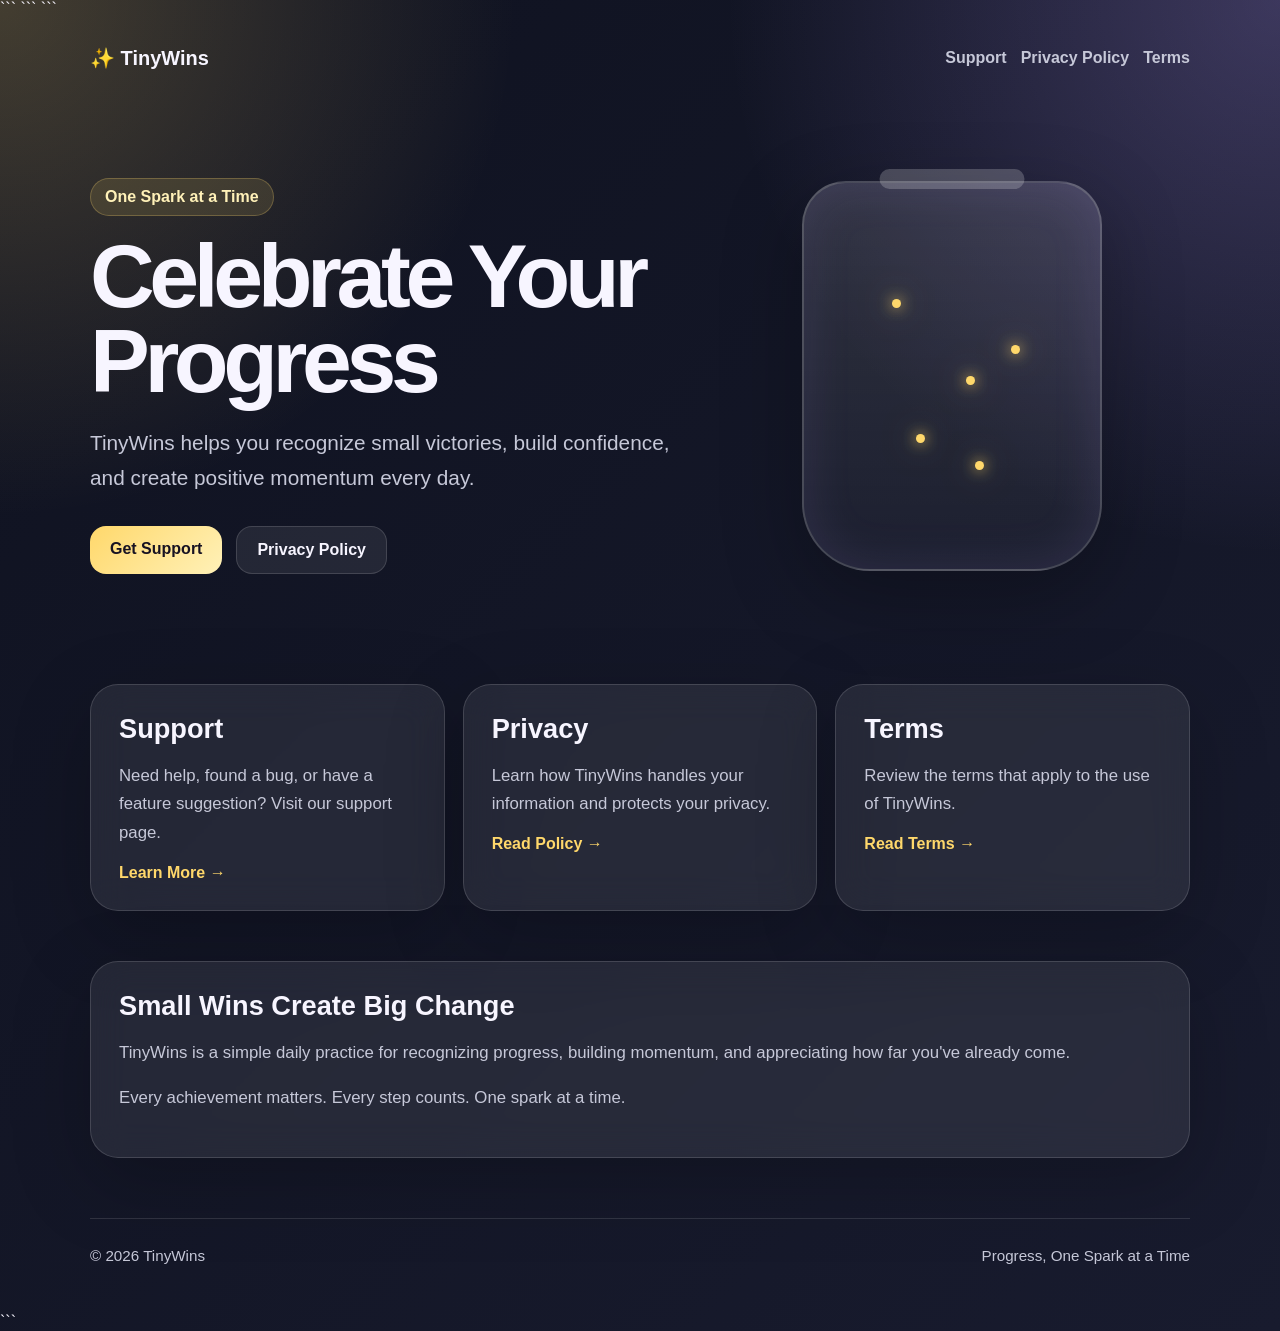
<file: index.html>
<!DOCTYPE html>

<html lang="en">
<head>
    <meta charset="UTF-8">
    <meta name="viewport" content="width=device-width, initial-scale=1.0">
    <title>TinyWins – Progress, One Spark at a Time</title>

```
<meta
    name="description"
    content="Celebrate small victories, build momentum, and create lasting change with TinyWins."
>

<link rel="stylesheet" href="css/styles.css">
```

</head>

<body>

```
<div class="background-glow glow-left"></div>
<div class="background-glow glow-right"></div>

<nav class="navbar">
    <div class="logo">
        ✨ TinyWins
    </div>

    <div class="nav-links">
        <a href="support.html">Support</a>
        <a href="privacy.html">Privacy Policy</a>
        <a href="terms.html">Terms</a>
    </div>
</nav>

<section class="hero">

    <div class="hero-content">

        <div class="badge">
            One Spark at a Time
        </div>

        <h1>
            Celebrate Your Progress
        </h1>

        <p class="hero-subtitle">
            TinyWins helps you recognize small victories,
            build confidence, and create positive momentum
            every day.
        </p>

        <div class="hero-buttons">

            <a href="support.html" class="primary-button">
                Get Support
            </a>

            <a href="privacy.html" class="secondary-button">
                Privacy Policy
            </a>

        </div>

    </div>

    <div class="hero-visual">

        <div class="jar">

            <div class="firefly firefly1"></div>
            <div class="firefly firefly2"></div>
            <div class="firefly firefly3"></div>
            <div class="firefly firefly4"></div>
            <div class="firefly firefly5"></div>

        </div>

    </div>

</section>

<section class="cards-section">

    <div class="info-card">
        <h2>Support</h2>

        <p>
            Need help, found a bug, or have a feature suggestion?
            Visit our support page.
        </p>

        <a href="support.html">
            Learn More →
        </a>
    </div>

    <div class="info-card">
        <h2>Privacy</h2>

        <p>
            Learn how TinyWins handles your information
            and protects your privacy.
        </p>

        <a href="privacy.html">
            Read Policy →
        </a>
    </div>

    <div class="info-card">
        <h2>Terms</h2>

        <p>
            Review the terms that apply to the use
            of TinyWins.
        </p>

        <a href="terms.html">
            Read Terms →
        </a>
    </div>

</section>

<section class="about-section">

    <div class="about-card">

        <h2>Small Wins Create Big Change</h2>

        <p>
            TinyWins is a simple daily practice for recognizing progress,
            building momentum, and appreciating how far you've already come.
        </p>

        <p>
            Every achievement matters. Every step counts.
            One spark at a time.
        </p>

    </div>

</section>

<footer>

    <p>
        © 2026 TinyWins
    </p>

    <p>
        Progress, One Spark at a Time
    </p>

</footer>
```

</body>
</html>
</file>
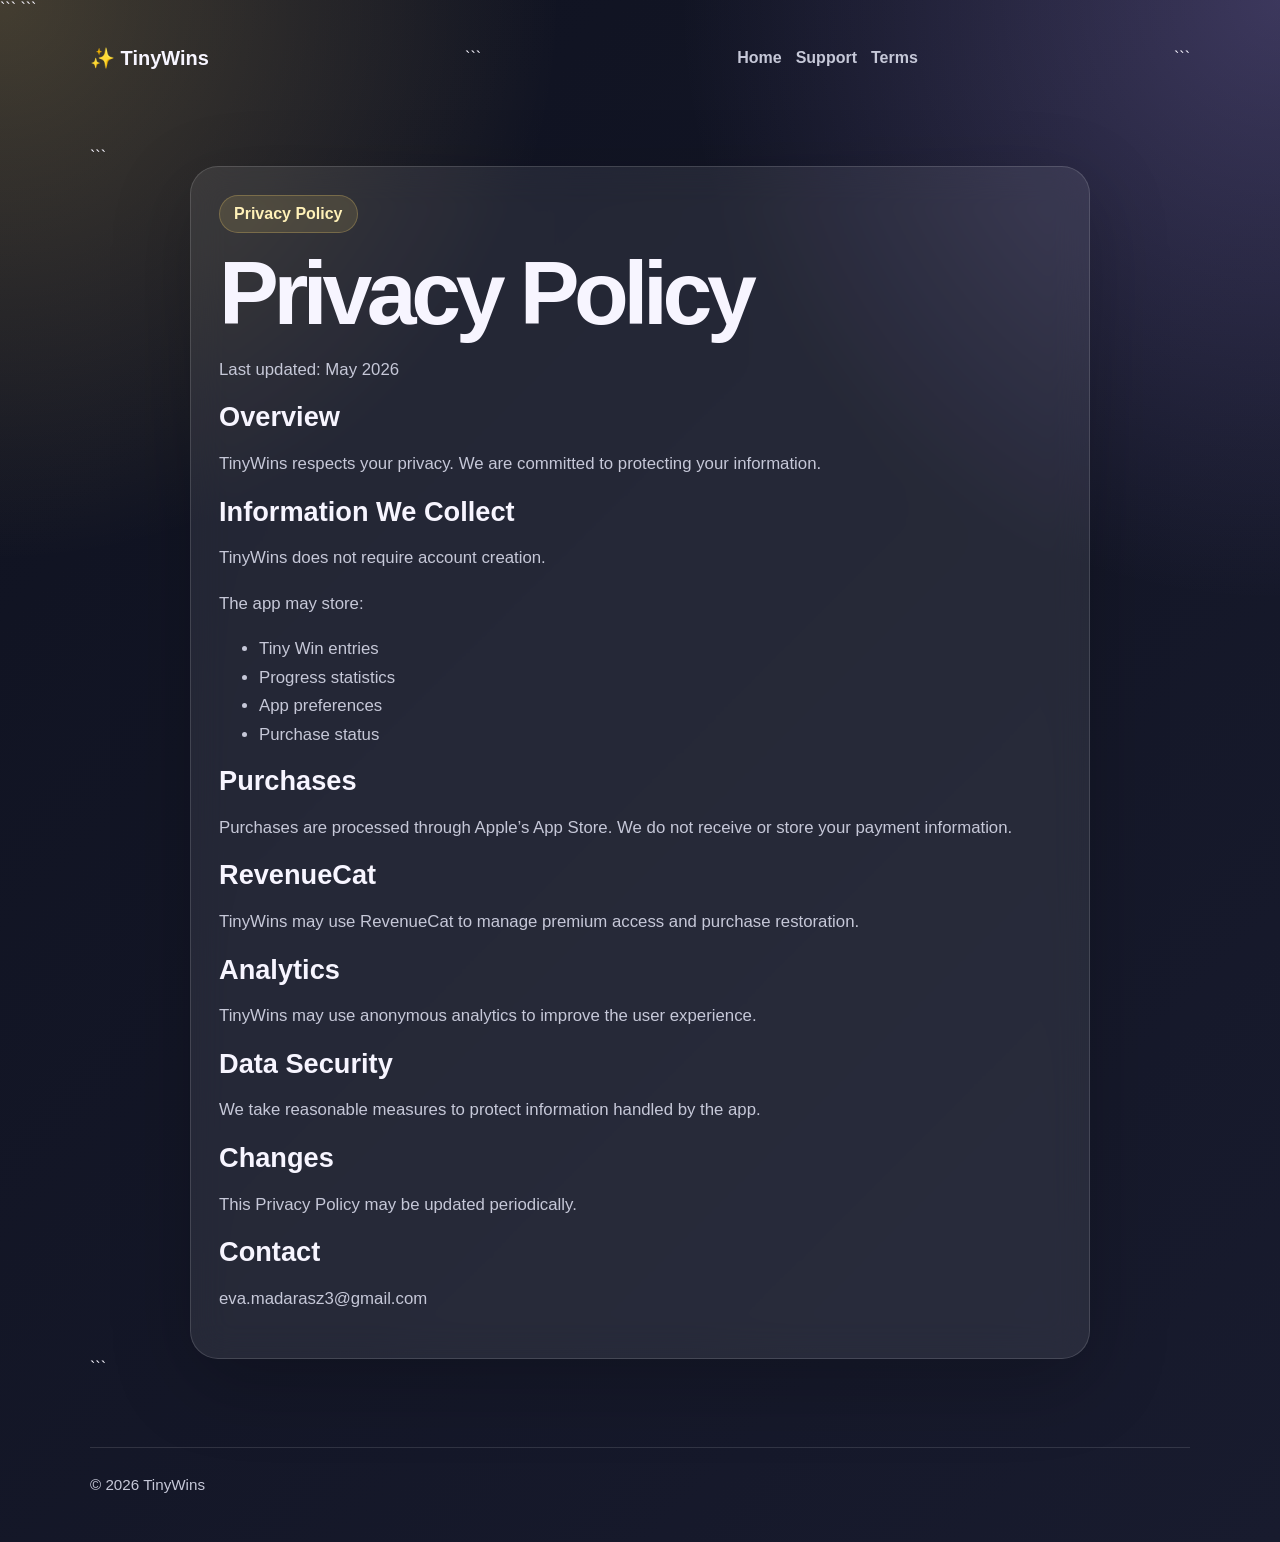
<file: privacy.html>
<!DOCTYPE html>

<html lang="en">
<head>
    <meta charset="UTF-8">
    <meta name="viewport" content="width=device-width, initial-scale=1.0">
    <title>Privacy Policy | TinyWins</title>

```
<meta
    name="description"
    content="Privacy Policy for TinyWins."
>

<link rel="stylesheet" href="css/styles.css">
```

</head>

<body>

<div class="background-glow glow-left"></div>
<div class="background-glow glow-right"></div>

<nav class="navbar">
    <div class="logo">
        ✨ TinyWins
    </div>

```
<div class="nav-links">
    <a href="index.html">Home</a>
    <a href="support.html">Support</a>
    <a href="terms.html">Terms</a>
</div>
```

</nav>

<section class="page-content">

```
<div class="glass-card">

    <div class="badge">
        Privacy Policy
    </div>

    <h1>Privacy Policy</h1>

    <p>
        Last updated: May 2026
    </p>

    <h2>Overview</h2>

    <p>
        TinyWins respects your privacy.
        We are committed to protecting your information.
    </p>

    <h2>Information We Collect</h2>

    <p>
        TinyWins does not require account creation.
    </p>

    <p>
        The app may store:
    </p>

    <ul>
        <li>Tiny Win entries</li>
        <li>Progress statistics</li>
        <li>App preferences</li>
        <li>Purchase status</li>
    </ul>

    <h2>Purchases</h2>

    <p>
        Purchases are processed through Apple’s App Store.
        We do not receive or store your payment information.
    </p>

    <h2>RevenueCat</h2>

    <p>
        TinyWins may use RevenueCat
        to manage premium access and purchase restoration.
    </p>

    <h2>Analytics</h2>

    <p>
        TinyWins may use anonymous analytics
        to improve the user experience.
    </p>

    <h2>Data Security</h2>

    <p>
        We take reasonable measures
        to protect information handled by the app.
    </p>

    <h2>Changes</h2>

    <p>
        This Privacy Policy may be updated periodically.
    </p>

    <h2>Contact</h2>

    <p>
        eva.madarasz3@gmail.com
    </p>

</div>
```

</section>

<footer>
    <p>© 2026 TinyWins</p>
</footer>

</body>
</html>
</file>
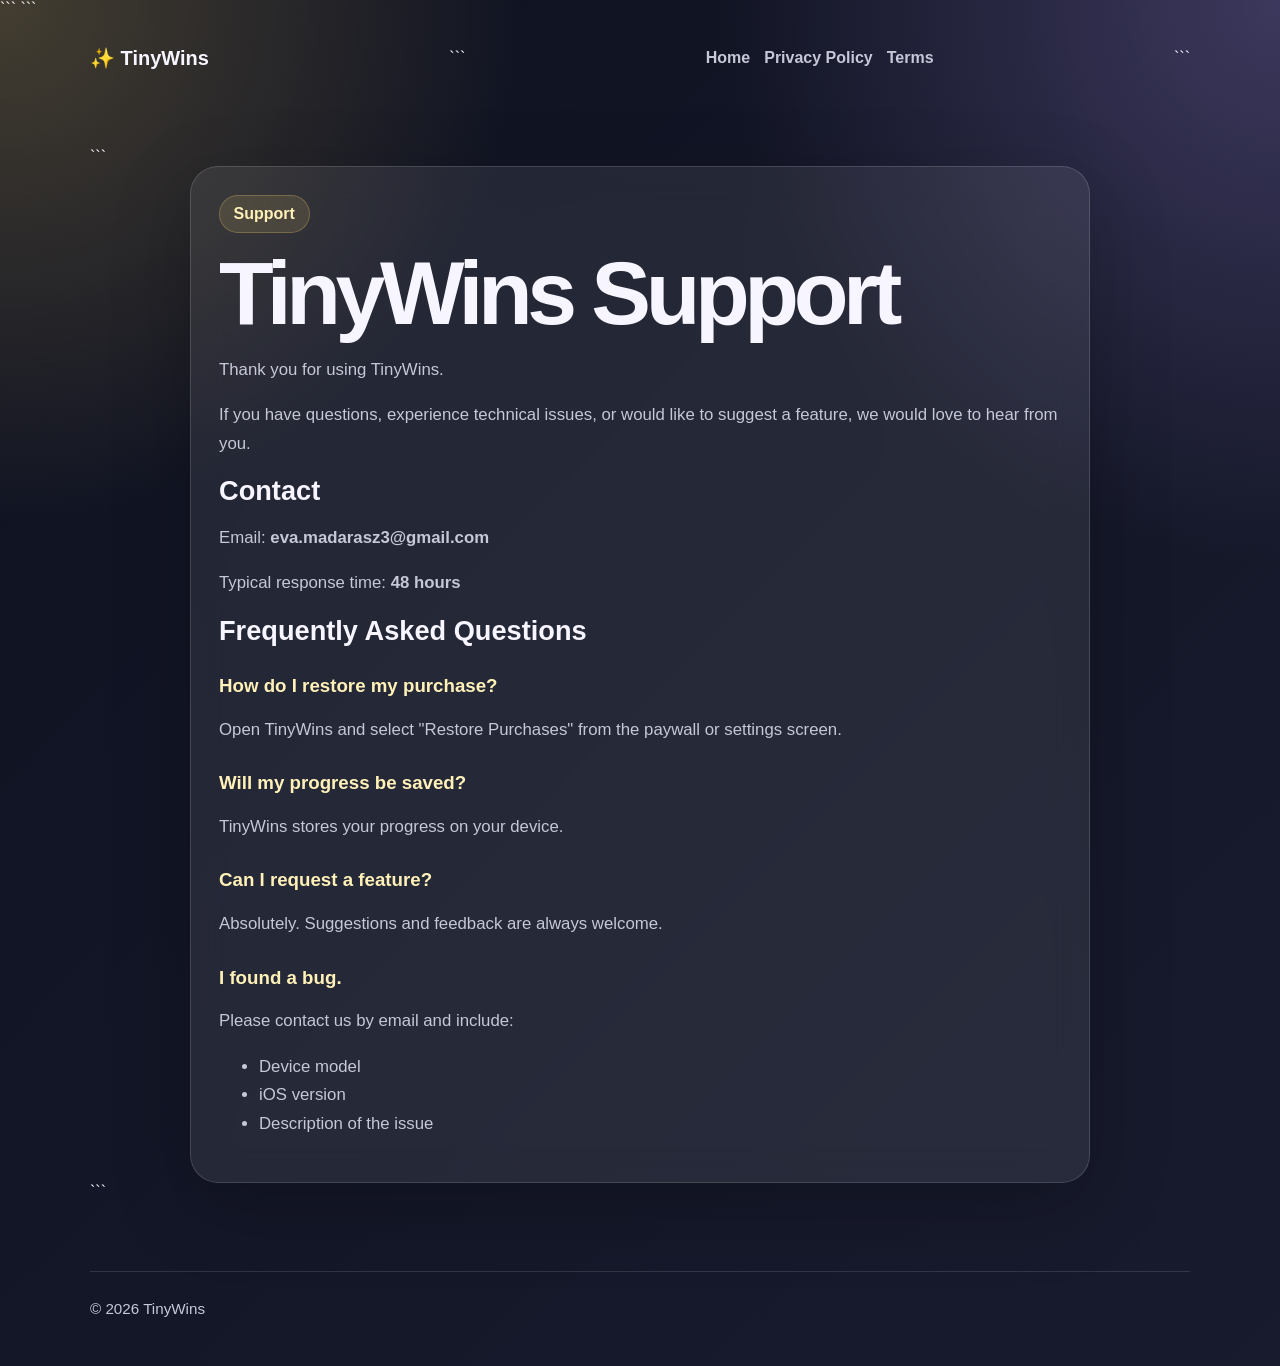
<file: support.html>
<!DOCTYPE html>

<html lang="en">
<head>
    <meta charset="UTF-8">
    <meta name="viewport" content="width=device-width, initial-scale=1.0">
    <title>Support | TinyWins</title>

```
<meta
    name="description"
    content="TinyWins support page."
>

<link rel="stylesheet" href="css/styles.css">
```

</head>

<body>

<div class="background-glow glow-left"></div>
<div class="background-glow glow-right"></div>

<nav class="navbar">
    <div class="logo">
        ✨ TinyWins
    </div>

```
<div class="nav-links">
    <a href="index.html">Home</a>
    <a href="privacy.html">Privacy Policy</a>
    <a href="terms.html">Terms</a>
</div>
```

</nav>

<section class="page-content">

```
<div class="glass-card">

    <div class="badge">
        Support
    </div>

    <h1>TinyWins Support</h1>

    <p>
        Thank you for using TinyWins.
    </p>

    <p>
        If you have questions, experience technical issues,
        or would like to suggest a feature,
        we would love to hear from you.
    </p>

    <h2>Contact</h2>

    <p>
        Email:
        <strong>eva.madarasz3@gmail.com</strong>
    </p>

    <p>
        Typical response time:
        <strong>48 hours</strong>
    </p>

    <h2>Frequently Asked Questions</h2>

    <h3>How do I restore my purchase?</h3>

    <p>
        Open TinyWins and select
        "Restore Purchases" from the paywall or settings screen.
    </p>

    <h3>Will my progress be saved?</h3>

    <p>
        TinyWins stores your progress on your device.
    </p>

    <h3>Can I request a feature?</h3>

    <p>
        Absolutely.
        Suggestions and feedback are always welcome.
    </p>

    <h3>I found a bug.</h3>

    <p>
        Please contact us by email and include:
    </p>

    <ul>
        <li>Device model</li>
        <li>iOS version</li>
        <li>Description of the issue</li>
    </ul>

</div>
```

</section>

<footer>
    <p>© 2026 TinyWins</p>
</footer>

</body>
</html>
</file>
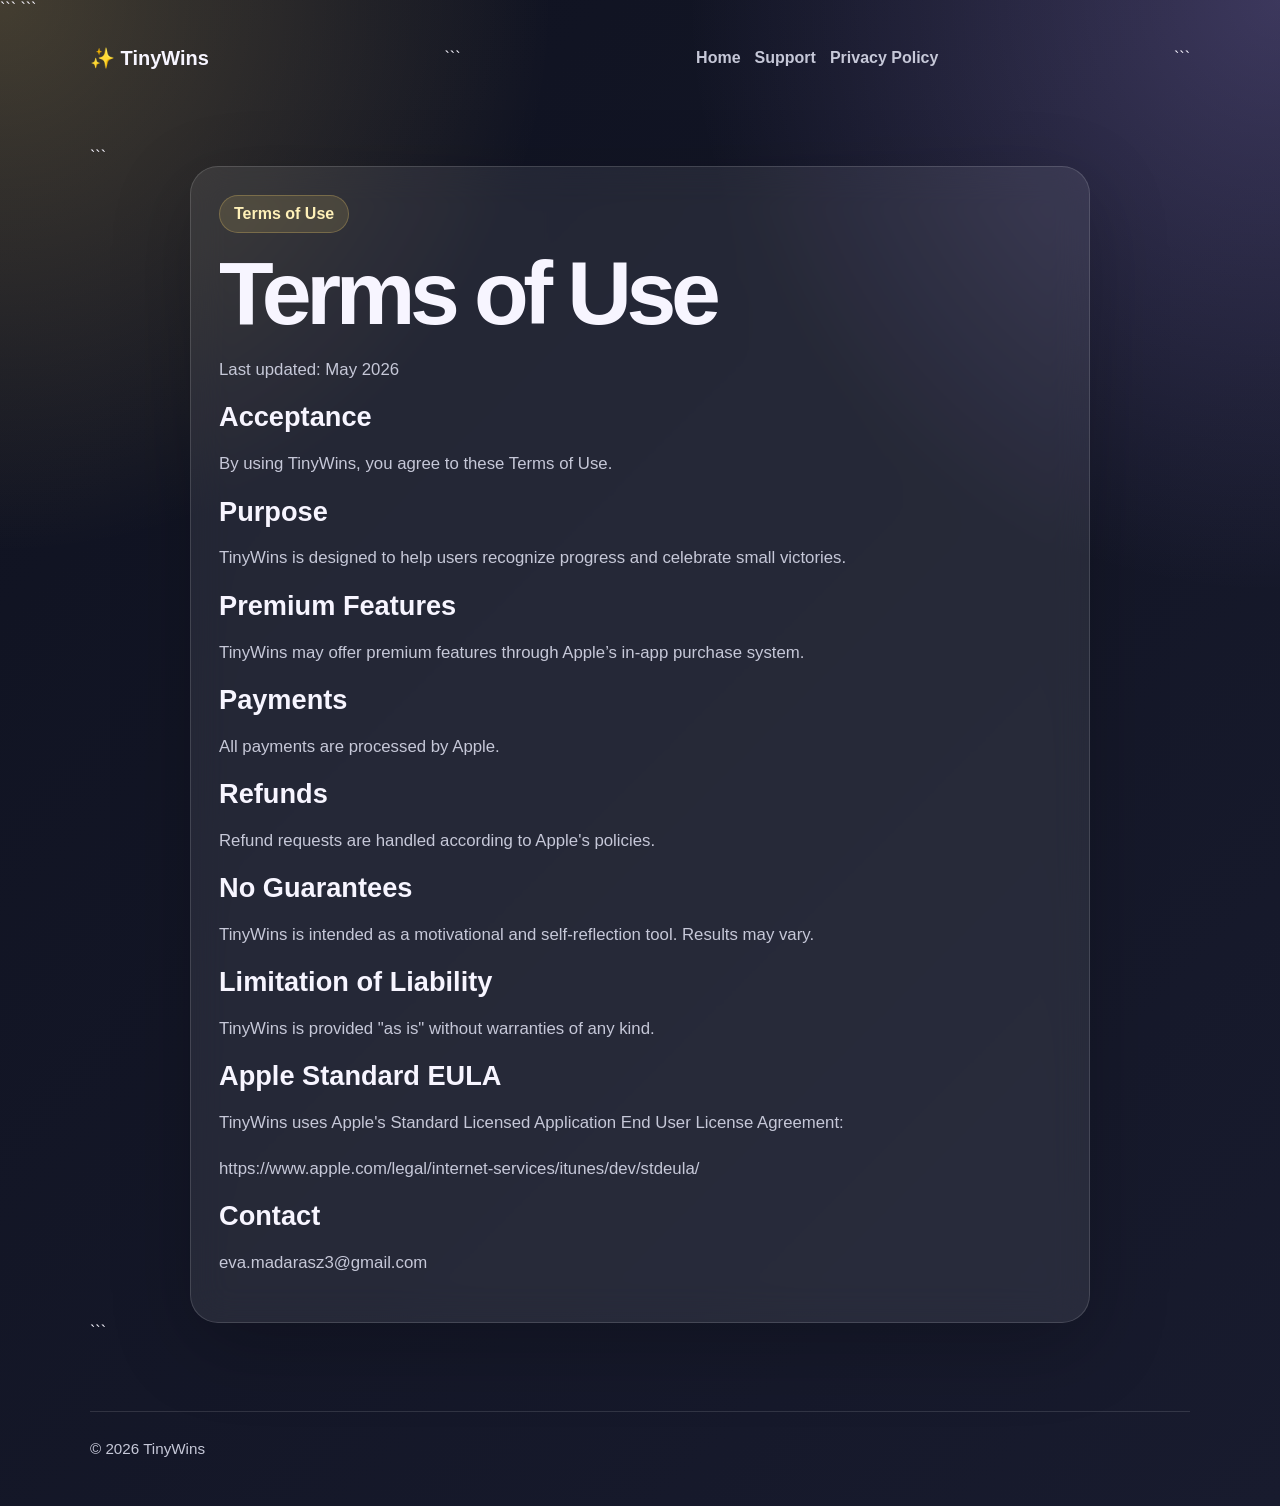
<file: terms.html>
<!DOCTYPE html>

<html lang="en">
<head>
    <meta charset="UTF-8">
    <meta name="viewport" content="width=device-width, initial-scale=1.0">
    <title>Terms of Use | TinyWins</title>

```
<meta
    name="description"
    content="Terms of Use for TinyWins."
>

<link rel="stylesheet" href="css/styles.css">
```

</head>

<body>

<div class="background-glow glow-left"></div>
<div class="background-glow glow-right"></div>

<nav class="navbar">
    <div class="logo">
        ✨ TinyWins
    </div>

```
<div class="nav-links">
    <a href="index.html">Home</a>
    <a href="support.html">Support</a>
    <a href="privacy.html">Privacy Policy</a>
</div>
```

</nav>

<section class="page-content">

```
<div class="glass-card">

    <div class="badge">
        Terms of Use
    </div>

    <h1>Terms of Use</h1>

    <p>
        Last updated: May 2026
    </p>

    <h2>Acceptance</h2>

    <p>
        By using TinyWins,
        you agree to these Terms of Use.
    </p>

    <h2>Purpose</h2>

    <p>
        TinyWins is designed to help users
        recognize progress and celebrate small victories.
    </p>

    <h2>Premium Features</h2>

    <p>
        TinyWins may offer premium features
        through Apple’s in-app purchase system.
    </p>

    <h2>Payments</h2>

    <p>
        All payments are processed by Apple.
    </p>

    <h2>Refunds</h2>

    <p>
        Refund requests are handled according
        to Apple's policies.
    </p>

    <h2>No Guarantees</h2>

    <p>
        TinyWins is intended as a motivational
        and self-reflection tool.
        Results may vary.
    </p>

    <h2>Limitation of Liability</h2>

    <p>
        TinyWins is provided "as is"
        without warranties of any kind.
    </p>

    <h2>Apple Standard EULA</h2>

    <p>
        TinyWins uses Apple's Standard Licensed
        Application End User License Agreement:
    </p>

    <p>
        https://www.apple.com/legal/internet-services/itunes/dev/stdeula/
    </p>

    <h2>Contact</h2>

    <p>
       eva.madarasz3@gmail.com
    </p>

</div>
```

</section>

<footer>
    <p>© 2026 TinyWins</p>
</footer>

</body>
</html>
</file>
<file: css/styles.css>
:root {
    --bg: #0F1220;
    --card: rgba(255, 255, 255, 0.08);
    --border: rgba(255, 255, 255, 0.14);
    --text: #F7F5FF;
    --muted: #C6C8D8;
    --lilac: #B79CFF;
    --firefly: #FFD86B;
}

* {
    box-sizing: border-box;
}

body {
    margin: 0;
    min-height: 100vh;
    font-family: -apple-system, BlinkMacSystemFont, "Segoe UI", sans-serif;
    color: var(--text);
    background:
        radial-gradient(circle at top left, rgba(255, 216, 107, 0.22), transparent 28%),
        radial-gradient(circle at top right, rgba(183, 156, 255, 0.25), transparent 30%),
        linear-gradient(135deg, #0F1220, #181B2E);
}

.navbar {
    width: min(1100px, calc(100% - 32px));
    margin: 0 auto;
    padding: 28px 0;
    display: flex;
    justify-content: space-between;
    align-items: center;
}

.logo {
    font-size: 1.25rem;
    font-weight: 800;
}

.nav-links {
    display: flex;
    gap: 14px;
    flex-wrap: wrap;
}

.nav-links a {
    color: var(--muted);
    text-decoration: none;
    font-weight: 600;
}

.nav-links a:hover {
    color: var(--firefly);
}

.hero {
    width: min(1100px, calc(100% - 32px));
    margin: 0 auto;
    padding: 80px 0;
    display: grid;
    grid-template-columns: 1.1fr 0.9fr;
    gap: 40px;
    align-items: center;
}

.badge {
    display: inline-block;
    padding: 9px 14px;
    border-radius: 999px;
    background: rgba(255, 216, 107, 0.12);
    border: 1px solid rgba(255, 216, 107, 0.25);
    color: #FFF1B8;
    font-weight: 700;
    margin-bottom: 18px;
}

h1 {
    font-size: clamp(3rem, 7vw, 5.8rem);
    line-height: 0.95;
    letter-spacing: -0.06em;
    margin: 0 0 20px;
}

h2 {
    font-size: 1.7rem;
    margin: 0 0 14px;
}

h3 {
    color: #FFF1B8;
    margin-top: 28px;
}

p,
li {
    color: var(--muted);
    line-height: 1.7;
    font-size: 1.05rem;
}

.hero-subtitle {
    font-size: 1.3rem;
    max-width: 650px;
}

.hero-buttons {
    display: flex;
    gap: 14px;
    flex-wrap: wrap;
    margin-top: 30px;
}

.primary-button,
.secondary-button {
    padding: 14px 20px;
    border-radius: 16px;
    text-decoration: none;
    font-weight: 800;
}

.primary-button {
    background: linear-gradient(135deg, var(--firefly), #FFF1B8);
    color: #171222;
}

.secondary-button {
    color: var(--text);
    border: 1px solid var(--border);
    background: rgba(255, 255, 255, 0.08);
}

.hero-visual {
    display: flex;
    justify-content: center;
}

.jar {
    position: relative;
    width: 300px;
    height: 390px;
    border-radius: 44px 44px 68px 68px;
    border: 2px solid rgba(255,255,255,0.18);
    background: linear-gradient(180deg, rgba(255,255,255,0.12), rgba(255,255,255,0.04));
    box-shadow: 0 24px 80px rgba(0,0,0,0.28), inset 0 0 50px rgba(183,156,255,0.12);
}

.jar::before {
    content: "";
    position: absolute;
    width: 145px;
    height: 20px;
    top: -14px;
    left: 50%;
    transform: translateX(-50%);
    border-radius: 999px;
    background: rgba(255,255,255,0.2);
}

.firefly {
    position: absolute;
    width: 9px;
    height: 9px;
    border-radius: 50%;
    background: var(--firefly);
    box-shadow: 0 0 14px var(--firefly), 0 0 34px rgba(255,216,107,0.7);
    animation: float 5s ease-in-out infinite;
}

.firefly1 { top: 30%; left: 30%; }
.firefly2 { top: 50%; left: 55%; animation-delay: -1s; }
.firefly3 { top: 65%; left: 38%; animation-delay: -2s; }
.firefly4 { top: 42%; left: 70%; animation-delay: -3s; }
.firefly5 { top: 72%; left: 58%; animation-delay: -4s; }

@keyframes float {
    0%, 100% {
        transform: translate(0, 0) scale(1);
        opacity: 0.65;
    }

    50% {
        transform: translate(12px, -20px) scale(1.3);
        opacity: 1;
    }
}

.cards-section,
.about-section,
.page-content {
    width: min(1100px, calc(100% - 32px));
    margin: 0 auto;
}

.cards-section {
    display: grid;
    grid-template-columns: repeat(3, 1fr);
    gap: 18px;
    padding: 30px 0 50px;
}

.info-card,
.about-card,
.glass-card {
    background: var(--card);
    border: 1px solid var(--border);
    border-radius: 28px;
    padding: 28px;
    backdrop-filter: blur(18px);
    box-shadow: 0 24px 80px rgba(0,0,0,0.22);
}

.info-card a {
    color: var(--firefly);
    font-weight: 800;
    text-decoration: none;
}

.about-section {
    padding-bottom: 60px;
}

.page-content {
    padding: 50px 0 70px;
}

.glass-card {
    max-width: 900px;
    margin: 0 auto;
}

footer {
    width: min(1100px, calc(100% - 32px));
    margin: 0 auto;
    padding: 24px 0 44px;
    border-top: 1px solid rgba(255,255,255,0.12);
    display: flex;
    justify-content: space-between;
    gap: 16px;
    flex-wrap: wrap;
}

footer p {
    margin: 0;
    font-size: 0.95rem;
}

@media (max-width: 800px) {
    .navbar {
        align-items: flex-start;
        flex-direction: column;
        gap: 16px;
    }

    .hero {
        grid-template-columns: 1fr;
        padding: 45px 0;
    }

    .cards-section {
        grid-template-columns: 1fr;
    }

    .jar {
        width: 240px;
        height: 315px;
    }
}
</file>
